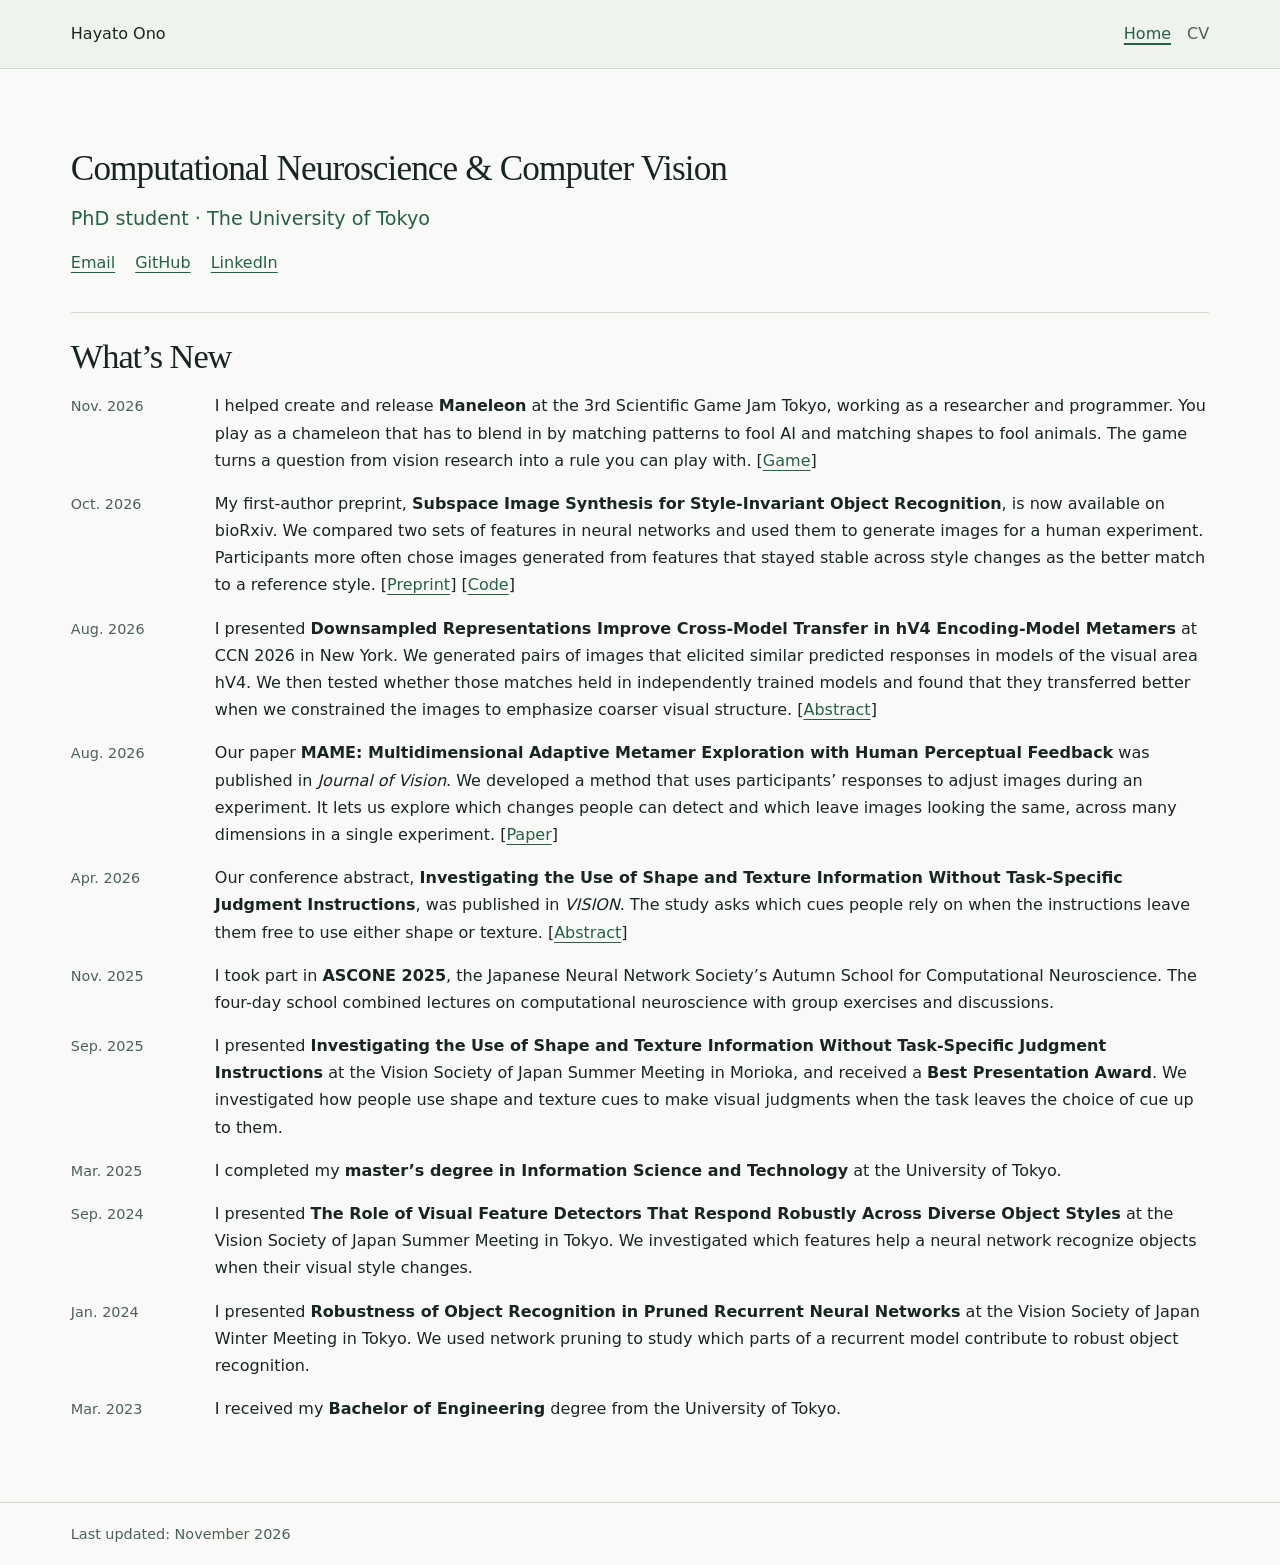
<file: index.html>
<!doctype html>
<html lang="en">
<head>
  <meta charset="utf-8">
  <meta name="viewport" content="width=device-width, initial-scale=1">
  <meta name="description" content="Hayato Ono, PhD student at the University of Tokyo and algorithm engineer at pluszero.">
  <title>Hayato Ono</title>
  <link rel="stylesheet" href="style.css">
</head>
<body>
  <a class="skip-link" href="#main">Skip to content</a>
  <header class="site-header">
    <div class="container header-inner">
      <a class="brand" href="index.html">Hayato Ono</a>
      <nav aria-label="Main navigation">
        <a href="index.html" aria-current="page">Home</a>
        <a href="cv.html">CV</a>
      </nav>
    </div>
  </header>

  <main class="container" id="main">
    <section class="intro" aria-labelledby="home-title">
      <h1 class="home-title" id="home-title">Computational Neuroscience &amp; Computer Vision</h1>
      <p class="subtitle">PhD student · The University of Tokyo</p>
      <p class="links">
        <a href="mailto:hyt.ono.0628@gmail.com">Email</a>
        <a href="https://github.com/hayat0ono">GitHub</a>
        <a href="https://www.linkedin.com/in/hayato-ono/">LinkedIn</a>
      </p>
    </section>

    <section class="section" aria-labelledby="news">
      <h2 id="news">What’s New</h2>
      <ul class="updates">
        <li>
          <time class="meta" datetime="2026-11-22">Nov. 2026</time>
          <p>I helped create and release <strong>Maneleon</strong> at the 3rd Scientific Game Jam Tokyo, working as a researcher and programmer. You play as a chameleon that has to blend in by matching patterns to fool AI and matching shapes to fool animals. The game turns a question from vision research into a rule you can play with. [<a href="https://hayat0ono.itch.io/">Game</a>]</p>
        </li>
        <li>
          <time class="meta" datetime="2026-10-26">Oct. 2026</time>
          <p>My first-author preprint, <strong>Subspace Image Synthesis for Style-Invariant Object Recognition</strong>, is now available on bioRxiv. We compared two sets of features in neural networks and used them to generate images for a human experiment. Participants more often chose images generated from features that stayed stable across style changes as the better match to a reference style. [<a href="https://doi.org/10.64898/2026.10.21.759598">Preprint</a>] [<a href="https://github.com/amano-k-lab/content-style-stability">Code</a>]</p>
        </li>
        <li>
          <time class="meta" datetime="2026-08-04">Aug. 2026</time>
          <p>I presented <strong>Downsampled Representations Improve Cross-Model Transfer in hV4 Encoding-Model Metamers</strong> at CCN 2026 in New York. We generated pairs of images that elicited similar predicted responses in models of the visual area hV4. We then tested whether those matches held in independently trained models and found that they transferred better when we constrained the images to emphasize coarser visual structure. [<a href="https://2026.ccneuro.org/poster/?id=jtI9oDZMc8">Abstract</a>]</p>
        </li>
        <li>
          <time class="meta" datetime="2026-08-03">Aug. 2026</time>
          <p>Our paper <strong>MAME: Multidimensional Adaptive Metamer Exploration with Human Perceptual Feedback</strong> was published in <em>Journal of Vision</em>. We developed a method that uses participants’ responses to adjust images during an experiment. It lets us explore which changes people can detect and which leave images looking the same, across many dimensions in a single experiment. [<a href="https://doi.org/10.1167/jov.26.8.1">Paper</a>]</p>
        </li>
        <li>
          <time class="meta" datetime="2026-04-22">Apr. 2026</time>
          <p>Our conference abstract, <strong>Investigating the Use of Shape and Texture Information Without Task-Specific Judgment Instructions</strong>, was published in <em>VISION</em>. The study asks which cues people rely on when the instructions leave them free to use either shape or texture. [<a href="https://doi.org/10.24636/vision.38.2_98">Abstract</a>]</p>
        </li>
        <li>
          <time class="meta" datetime="2025-11">Nov. 2025</time>
          <p>I took part in <strong>ASCONE 2025</strong>, the Japanese Neural Network Society’s Autumn School for Computational Neuroscience. The four-day school combined lectures on computational neuroscience with group exercises and discussions.</p>
        </li>
        <li>
          <time class="meta" datetime="2025-09">Sep. 2025</time>
          <p>I presented <strong>Investigating the Use of Shape and Texture Information Without Task-Specific Judgment Instructions</strong> at the Vision Society of Japan Summer Meeting in Morioka, and received a <strong>Best Presentation Award</strong>. We investigated how people use shape and texture cues to make visual judgments when the task leaves the choice of cue up to them.</p>
        </li>
        <li>
          <time class="meta" datetime="2025-03">Mar. 2025</time>
          <p>I completed my <strong>master’s degree in Information Science and Technology</strong> at the University of Tokyo.</p>
        </li>
        <li>
          <time class="meta" datetime="2024-09-15">Sep. 2024</time>
          <p>I presented <strong>The Role of Visual Feature Detectors That Respond Robustly Across Diverse Object Styles</strong> at the Vision Society of Japan Summer Meeting in Tokyo. We investigated which features help a neural network recognize objects when their visual style changes.</p>
        </li>
        <li>
          <time class="meta" datetime="2024-01-19">Jan. 2024</time>
          <p>I presented <strong>Robustness of Object Recognition in Pruned Recurrent Neural Networks</strong> at the Vision Society of Japan Winter Meeting in Tokyo. We used network pruning to study which parts of a recurrent model contribute to robust object recognition.</p>
        </li>
        <li>
          <time class="meta" datetime="2023-03">Mar. 2023</time>
          <p>I received my <strong>Bachelor of Engineering</strong> degree from the University of Tokyo.</p>
        </li>
      </ul>
    </section>

  </main>
  <footer class="site-footer">
    <p class="container">Last updated: <time datetime="2026-11">November 2026</time></p>
  </footer>
</body>
</html>
</file>
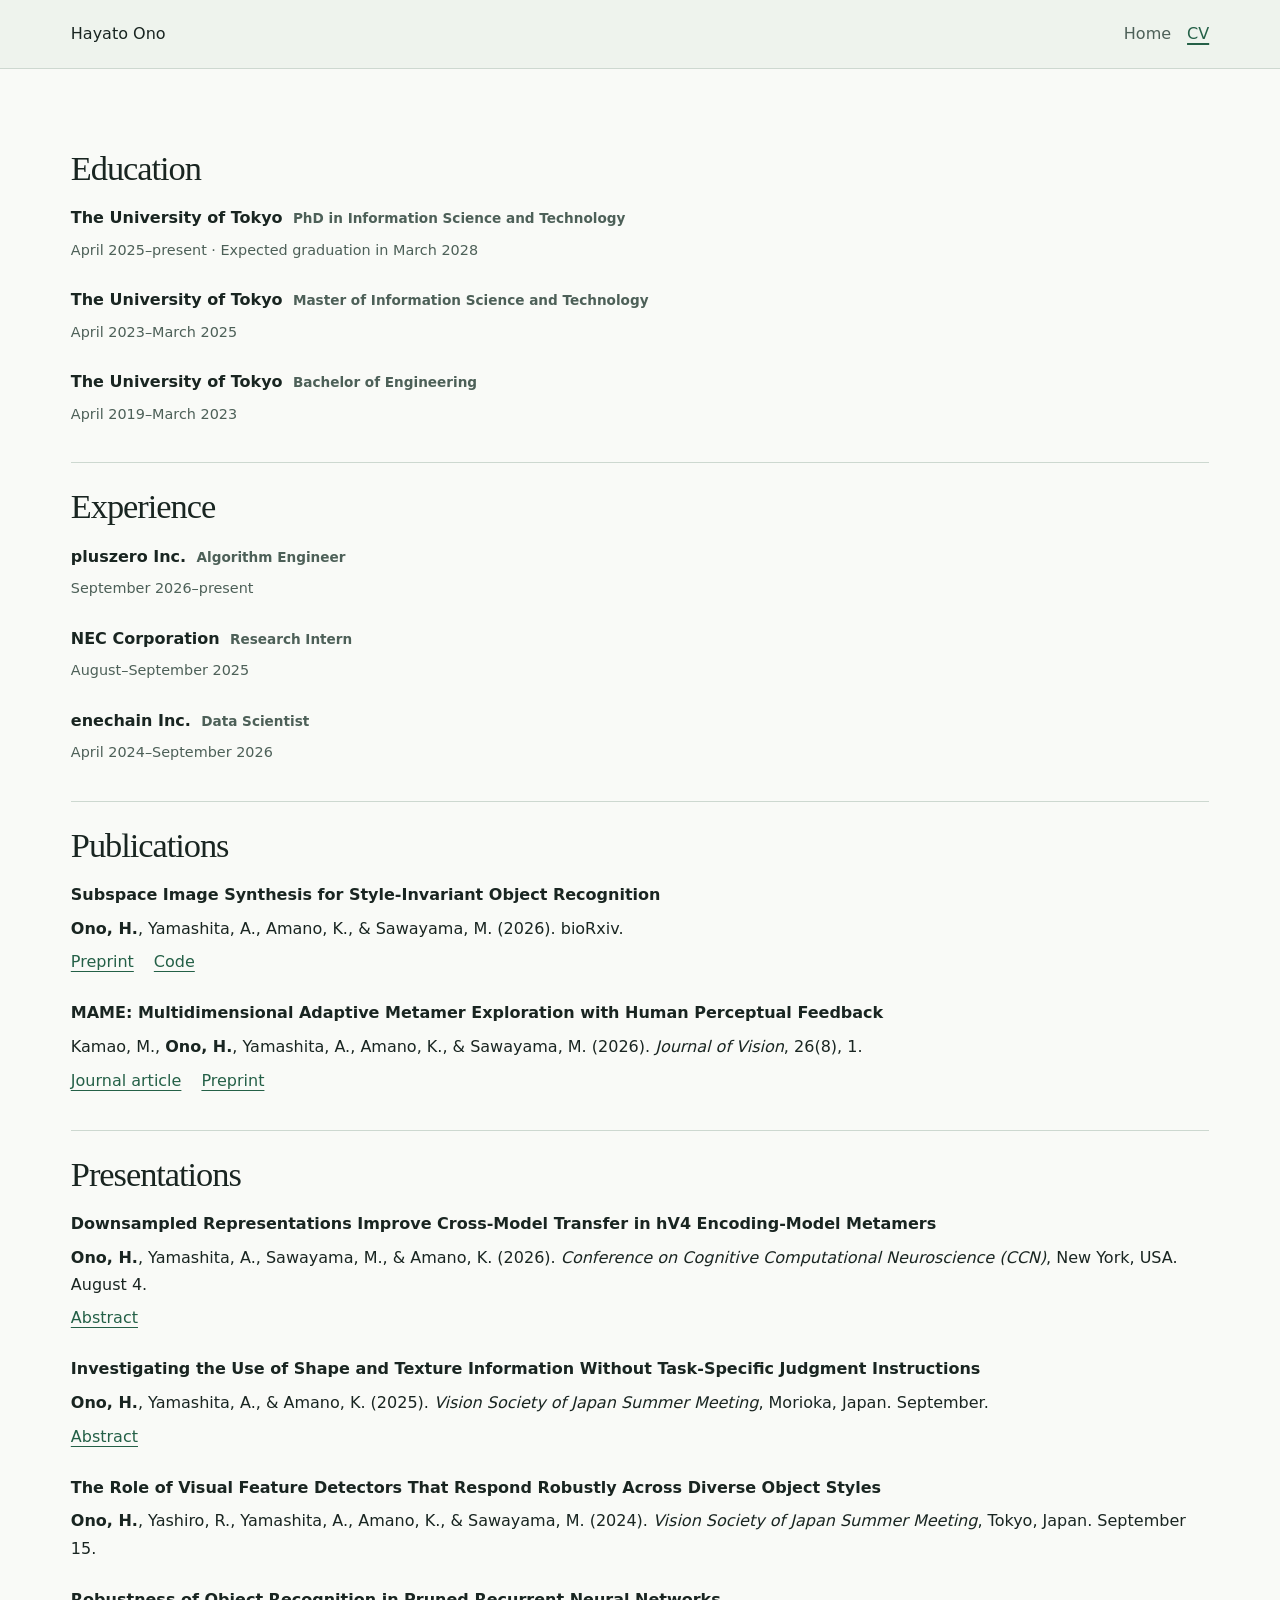
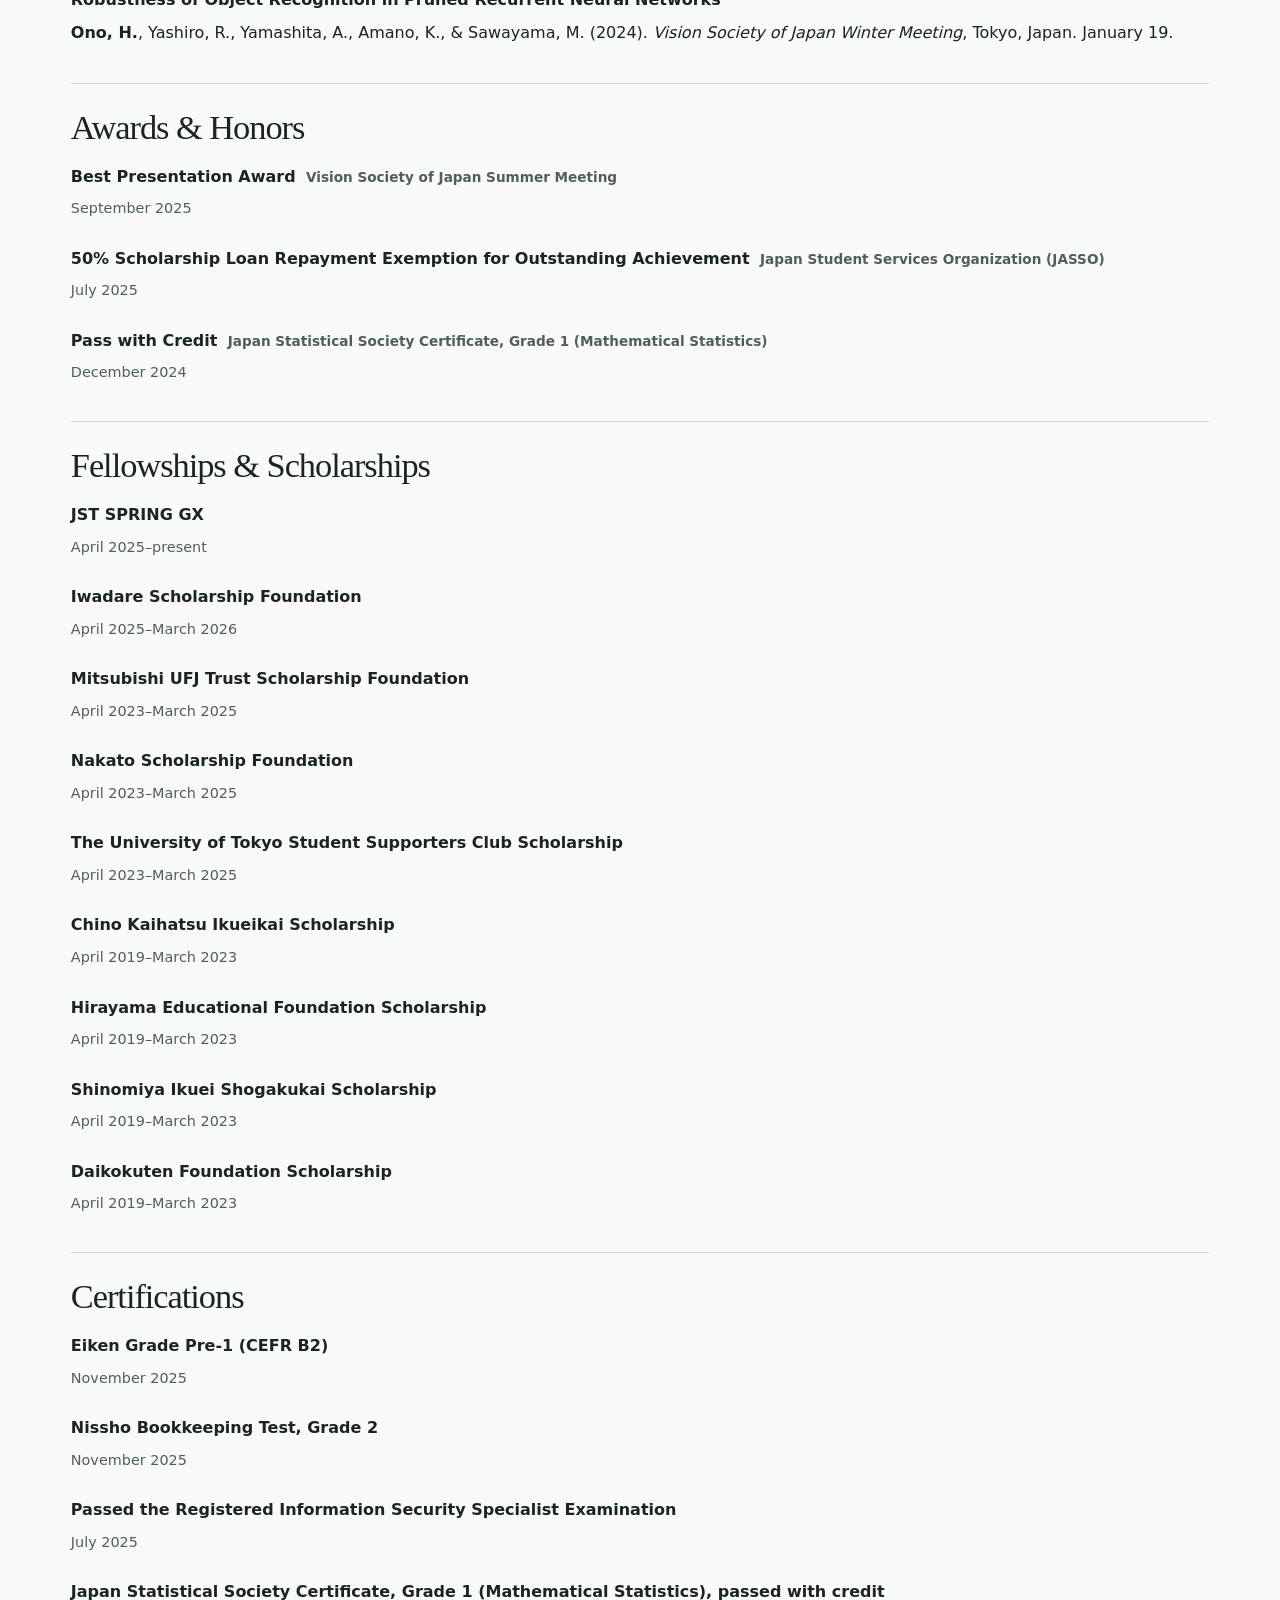
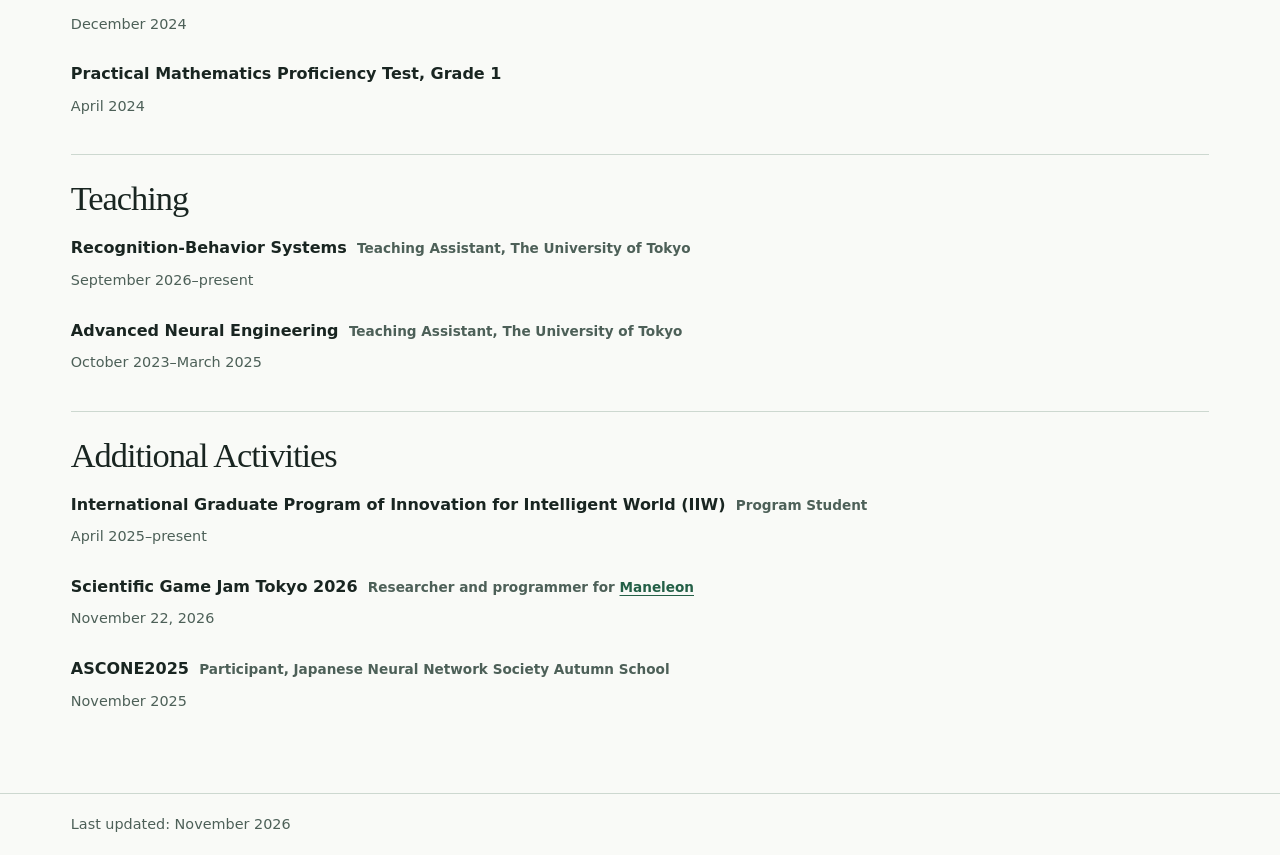
<file: cv.html>
<!doctype html>
<html lang="en">
<head>
  <meta charset="utf-8">
  <meta name="viewport" content="width=device-width, initial-scale=1">
  <meta name="description" content="Hayato Ono’s curriculum vitae, including education, experience, publications, presentations, and awards.">
  <title>CV | Hayato Ono</title>
  <link rel="stylesheet" href="style.css">
</head>
<body>
  <a class="skip-link" href="#main">Skip to content</a>
  <header class="site-header">
    <div class="container header-inner">
      <a class="brand" href="index.html">Hayato Ono</a>
      <nav aria-label="Main navigation">
        <a href="index.html">Home</a>
        <a href="cv.html" aria-current="page">CV</a>
      </nav>
    </div>
  </header>

  <main class="container" id="main" aria-label="Curriculum vitae">
    <section class="section" aria-labelledby="education">
      <h2 id="education">Education</h2>
      <article>
        <h3 class="citation-title">The University of Tokyo <span class="entry-detail">PhD in Information Science and Technology</span></h3>
        <p class="meta"><time datetime="2025-04">April 2025</time>–present · Expected graduation in <time datetime="2028-03">March 2028</time></p>
      </article>
      <article>
        <h3 class="citation-title">The University of Tokyo <span class="entry-detail">Master of Information Science and Technology</span></h3>
        <p class="meta"><time datetime="2023-04">April 2023</time>–<time datetime="2025-03">March 2025</time></p>
      </article>
      <article>
        <h3 class="citation-title">The University of Tokyo <span class="entry-detail">Bachelor of Engineering</span></h3>
        <p class="meta">April 2019–March 2023</p>
      </article>
    </section>

    <section class="section" aria-labelledby="experience">
      <h2 id="experience">Experience</h2>
      <article>
        <h3 class="citation-title">pluszero Inc. <span class="entry-detail">Algorithm Engineer</span></h3>
        <p class="meta"><time datetime="2026-09">September 2026</time>–present</p>
      </article>
      <article>
        <h3 class="citation-title">NEC Corporation <span class="entry-detail">Research Intern</span></h3>
        <p class="meta"><time datetime="2025-08">August</time>–<time datetime="2025-09">September 2025</time></p>
      </article>
      <article>
        <h3 class="citation-title">enechain Inc. <span class="entry-detail">Data Scientist</span></h3>
        <p class="meta"><time datetime="2024-04">April 2024</time>–<time datetime="2026-09">September 2026</time></p>
      </article>
    </section>

    <section class="section" aria-labelledby="publications">
      <h2 id="publications">Publications</h2>
      <article>
        <h3 class="citation-title">Subspace Image Synthesis for Style-Invariant Object Recognition</h3>
        <p><strong>Ono, H.</strong>, Yamashita, A., Amano, K., &amp; Sawayama, M. (<time datetime="2026">2026</time>). bioRxiv.</p>
        <p class="links">
          <a href="https://doi.org/10.64898/2026.10.21.759598">Preprint</a>
          <a href="https://github.com/amano-k-lab/content-style-stability">Code</a>
        </p>
      </article>
      <article>
        <h3 class="citation-title">MAME: Multidimensional Adaptive Metamer Exploration with Human Perceptual Feedback</h3>
        <p>Kamao, M., <strong>Ono, H.</strong>, Yamashita, A., Amano, K., &amp; Sawayama, M. (2026). <em>Journal of Vision</em>, 26(8), 1.</p>
        <p class="links">
          <a href="https://doi.org/10.1167/jov.26.8.1">Journal article</a>
          <a href="https://arxiv.org/abs/2503.13212">Preprint</a>
        </p>
      </article>
    </section>

    <section class="section" aria-labelledby="presentations">
      <h2 id="presentations">Presentations</h2>
      <article>
        <h3 class="citation-title">Downsampled Representations Improve Cross-Model Transfer in hV4 Encoding-Model Metamers</h3>
        <p><strong>Ono, H.</strong>, Yamashita, A., Sawayama, M., &amp; Amano, K. (2026). <em>Conference on Cognitive Computational Neuroscience (CCN)</em>, New York, USA. <time datetime="2026-08-04">August 4</time>.</p>
        <p class="links"><a href="https://2026.ccneuro.org/poster/?id=jtI9oDZMc8">Abstract</a></p>
      </article>
      <article>
        <h3 class="citation-title">Investigating the Use of Shape and Texture Information Without Task-Specific Judgment Instructions</h3>
        <p><strong>Ono, H.</strong>, Yamashita, A., &amp; Amano, K. (2025). <em>Vision Society of Japan Summer Meeting</em>, Morioka, Japan. <time datetime="2025-09">September</time>.</p>
        <p class="links"><a href="https://doi.org/10.24636/vision.38.2_98">Abstract</a></p>
      </article>
      <article>
        <h3 class="citation-title">The Role of Visual Feature Detectors That Respond Robustly Across Diverse Object Styles</h3>
        <p><strong>Ono, H.</strong>, Yashiro, R., Yamashita, A., Amano, K., &amp; Sawayama, M. (2024). <em>Vision Society of Japan Summer Meeting</em>, Tokyo, Japan. <time datetime="2024-09-15">September 15</time>.</p>
      </article>
      <article>
        <h3 class="citation-title">Robustness of Object Recognition in Pruned Recurrent Neural Networks</h3>
        <p><strong>Ono, H.</strong>, Yashiro, R., Yamashita, A., Amano, K., &amp; Sawayama, M. (2024). <em>Vision Society of Japan Winter Meeting</em>, Tokyo, Japan. <time datetime="2024-01-19">January 19</time>.</p>
      </article>
    </section>

    <section class="section" aria-labelledby="awards">
      <h2 id="awards">Awards &amp; Honors</h2>
      <article>
        <h3 class="citation-title">Best Presentation Award <span class="entry-detail">Vision Society of Japan Summer Meeting</span></h3>
        <p class="meta"><time datetime="2025-09">September 2025</time></p>
      </article>
      <article>
        <h3 class="citation-title">50% Scholarship Loan Repayment Exemption for Outstanding Achievement <span class="entry-detail">Japan Student Services Organization (JASSO)</span></h3>
        <p class="meta"><time datetime="2025-07">July 2025</time></p>
      </article>
      <article>
        <h3 class="citation-title">Pass with Credit <span class="entry-detail">Japan Statistical Society Certificate, Grade 1 (Mathematical Statistics)</span></h3>
        <p class="meta"><time datetime="2024-12">December 2024</time></p>
      </article>
    </section>

    <section class="section" aria-labelledby="scholarships">
      <h2 id="scholarships">Fellowships &amp; Scholarships</h2>
      <article>
        <h3 class="citation-title">JST SPRING GX</h3>
        <p class="meta"><time datetime="2025-04">April 2025</time>–present</p>
      </article>
      <article>
        <h3 class="citation-title">Iwadare Scholarship Foundation</h3>
        <p class="meta"><time datetime="2025-04">April 2025</time>–<time datetime="2026-03">March 2026</time></p>
      </article>
      <article>
        <h3 class="citation-title">Mitsubishi UFJ Trust Scholarship Foundation</h3>
        <p class="meta"><time datetime="2023-04">April 2023</time>–<time datetime="2025-03">March 2025</time></p>
      </article>
      <article>
        <h3 class="citation-title">Nakato Scholarship Foundation</h3>
        <p class="meta"><time datetime="2023-04">April 2023</time>–<time datetime="2025-03">March 2025</time></p>
      </article>
      <article>
        <h3 class="citation-title">The University of Tokyo Student Supporters Club Scholarship</h3>
        <p class="meta"><time datetime="2023-04">April 2023</time>–<time datetime="2025-03">March 2025</time></p>
      </article>
      <article>
        <h3 class="citation-title">Chino Kaihatsu Ikueikai Scholarship</h3>
        <p class="meta"><time datetime="2019-04">April 2019</time>–<time datetime="2023-03">March 2023</time></p>
      </article>
      <article>
        <h3 class="citation-title">Hirayama Educational Foundation Scholarship</h3>
        <p class="meta"><time datetime="2019-04">April 2019</time>–<time datetime="2023-03">March 2023</time></p>
      </article>
      <article>
        <h3 class="citation-title">Shinomiya Ikuei Shogakukai Scholarship</h3>
        <p class="meta"><time datetime="2019-04">April 2019</time>–<time datetime="2023-03">March 2023</time></p>
      </article>
      <article>
        <h3 class="citation-title">Daikokuten Foundation Scholarship</h3>
        <p class="meta"><time datetime="2019-04">April 2019</time>–<time datetime="2023-03">March 2023</time></p>
      </article>
    </section>

    <section class="section" aria-labelledby="qualifications">
      <h2 id="qualifications">Certifications</h2>
      <article>
        <h3 class="citation-title">Eiken Grade Pre-1 (CEFR B2)</h3>
        <p class="meta">November 2025</p>
      </article>
      <article>
        <h3 class="citation-title">Nissho Bookkeeping Test, Grade 2</h3>
        <p class="meta">November 2025</p>
      </article>
      <article>
        <h3 class="citation-title">Passed the Registered Information Security Specialist Examination</h3>
        <p class="meta">July 2025</p>
      </article>
      <article>
        <h3 class="citation-title">Japan Statistical Society Certificate, Grade 1 (Mathematical Statistics), passed with credit</h3>
        <p class="meta">December 2024</p>
      </article>
      <article>
        <h3 class="citation-title">Practical Mathematics Proficiency Test, Grade 1</h3>
        <p class="meta">April 2024</p>
      </article>
    </section>

    <section class="section" aria-labelledby="teaching">
      <h2 id="teaching">Teaching</h2>
      <article>
        <h3 class="citation-title">Recognition-Behavior Systems <span class="entry-detail">Teaching Assistant, The University of Tokyo</span></h3>
        <p class="meta"><time datetime="2026-09">September 2026</time>–present</p>
      </article>
      <article>
        <h3 class="citation-title">Advanced Neural Engineering <span class="entry-detail">Teaching Assistant, The University of Tokyo</span></h3>
        <p class="meta"><time datetime="2023-10">October 2023</time>–<time datetime="2025-03">March 2025</time></p>
      </article>
    </section>

    <section class="section" aria-labelledby="activities">
      <h2 id="activities">Additional Activities</h2>
      <article>
        <h3 class="citation-title">International Graduate Program of Innovation for Intelligent World (IIW) <span class="entry-detail">Program Student</span></h3>
        <p class="meta"><time datetime="2025-04">April 2025</time>–present</p>
      </article>
      <article>
        <h3 class="citation-title">Scientific Game Jam Tokyo 2026 <span class="entry-detail">Researcher and programmer for <a href="https://hayat0ono.itch.io/">Maneleon</a></span></h3>
        <p class="meta"><time datetime="2026-11-22">November 22, 2026</time></p>
      </article>
      <article>
        <h3 class="citation-title">ASCONE2025 <span class="entry-detail">Participant, Japanese Neural Network Society Autumn School</span></h3>
        <p class="meta"><time datetime="2025-11">November 2025</time></p>
      </article>
    </section>

  </main>
  <footer class="site-footer">
    <p class="container">Last updated: <time datetime="2026-11">November 2026</time></p>
  </footer>
</body>
</html>
</file>
<file: style.css>
﻿:root {
  color-scheme: light;
  --paper: #f9faf7;
  --ink: #192521;
  --muted: #4d6058;
  --accent: #246047;
  --line: #cdd8d0;
  --serif: Georgia, 'Times New Roman', serif;
}

* { box-sizing: border-box; }

body {
  margin: 0;
  background: var(--paper);
  color: var(--ink);
  font: 1rem/1.7 system-ui, sans-serif;
}

.container {
  width: min(1138.4px, calc(97.5% - 109.6px));
  margin-inline: auto;
}

@media (max-width: 767px) {
  .container { width: min(491.3px, calc(95% - 25.5px)); }
}

a { color: var(--accent); text-underline-offset: .23em; }
a:hover { text-decoration-thickness: 2px; }
a:focus-visible { outline: 2px solid var(--accent); outline-offset: 4px; }

.skip-link {
  position: absolute;
  top: .5rem;
  left: .5rem;
  padding: .5rem .8rem;
  background: var(--paper);
  transform: translateY(-150%);
}

.skip-link:focus { transform: none; }

.site-header { background: #eef3ed; border-bottom: 1px solid var(--line); }

.header-inner {
  display: flex;
  flex-wrap: wrap;
  align-items: center;
  justify-content: space-between;
  gap: .35rem 1rem;
  min-height: 4.25rem;
  padding-block: .5rem;
}

.brand {
  color: var(--ink);
  text-decoration: none;
}

nav { display: flex; flex-wrap: wrap; gap: 1rem; }

nav a {
  padding-block: .4rem;
  color: var(--muted);
  text-decoration: none;
}

nav a:hover, nav a[aria-current="page"] {
  color: var(--accent);
  text-decoration: underline;
  text-decoration-thickness: 2px;
}

main { padding-block: clamp(2.5rem, 7vw, 5rem); }

h1, h2, h3, h4, p { margin: 0; }

h1, h2, h3 {
  font-family: var(--serif);
  font-weight: normal;
  line-height: 1.14;
}

h1 { font-size: clamp(2.4rem, 7vw, 4rem); letter-spacing: -.055em; }
.home-title { font-size: clamp(1.6rem, 4vw, 2.2rem); letter-spacing: -.025em; }
h2 { font-size: clamp(1.65rem, 5vw, 2.15rem); letter-spacing: -.03em; }
h3 { font-size: clamp(1.22rem, 4vw, 1.5rem); overflow-wrap: break-word; }

.subtitle { color: var(--accent); font-size: 1.2rem; }
.entry-detail { margin-inline-start: .35em; color: var(--muted); font-size: .85em; }
.intro p { max-width: 62ch; margin-top: .85rem; }

.citation-title { font: inherit; font-weight: 700; }
.section h2 + p { margin-top: .65rem; }

.section {
  margin-top: 2.25rem;
  padding-top: 1.5rem;
  border-top: 1px solid var(--line);
}

.section article { margin-top: 1rem; }
main > .section:first-child { margin-top: 0; padding-top: 0; border-top: 0; }
.section article + article { margin-top: 1.5rem; }
.section article p { margin-top: .4rem; }
.section .meta + h3 { margin-top: .35rem; }

.meta { color: var(--muted); font-size: .9rem; }

.updates { margin: 1rem 0 0; padding: 0; list-style: none; }

.updates li {
  display: grid;
  grid-template-columns: 8rem minmax(0, 1fr);
  gap: .2rem 1rem;
  align-items: baseline;
}

.updates li + li { margin-top: 1rem; }

.site-footer {
  border-top: 1px solid var(--line);
  color: var(--muted);
  padding-block: 1.15rem;
  font-size: .9rem;
}

.links {
  display: flex;
  flex-wrap: wrap;
  gap: .25rem 1.25rem;
  margin-top: .65rem;
}

@media (max-width: 36rem) {
  .updates li { grid-template-columns: 1fr; }
}

@media print {
  body { background: white; color: black; }
  .site-header, .skip-link { display: none; }
  .container { width: 100%; }
  main { padding: 0; }
  h1 { font-size: 2.5rem; }
  .section { margin-top: 1.25rem; padding-top: .85rem; }
  article { break-inside: avoid; }
}
</file>
